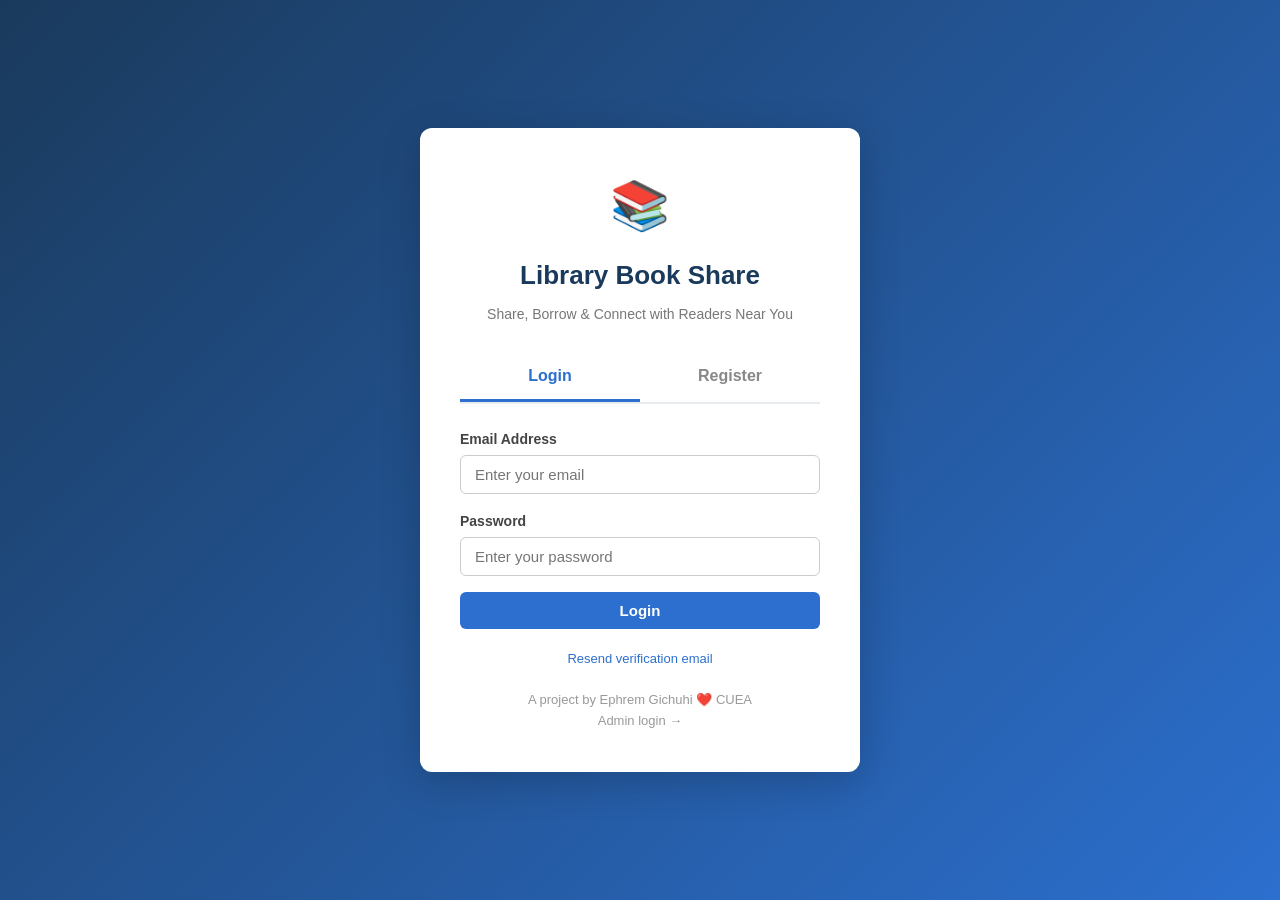
<file: index.html>
<!DOCTYPE html>
<html lang="en">
<head>
  <meta charset="UTF-8">
  <meta name="viewport" content="width=device-width, initial-scale=1.0">
  <title>Library Book Share System - Login</title>
  <link rel="stylesheet" href="css/style.css">
</head>
<body>

  <div class="auth-page">
    <div class="auth-card">
      <div class="logo">📚</div>
      <h1>Library Book Share</h1>
      <p class="subtitle">Share, Borrow & Connect with Readers Near You</p>

      <!-- Message Area -->
      <div id="authMessage" class="auth-message hidden"></div>

      <!-- Tabs -->
      <div class="auth-tabs">
        <div class="auth-tab active" onclick="showAuthTab('login')">Login</div>
        <div class="auth-tab" onclick="showAuthTab('register')">Register</div>
      </div>

      <!-- LOGIN FORM -->
      <form id="loginForm" onsubmit="handleLogin(event)">
        <div class="form-group">
          <label for="loginEmail">Email Address</label>
          <input type="email" id="loginEmail" class="form-control" placeholder="Enter your email" required>
        </div>
        <div class="form-group">
          <label for="loginPassword">Password</label>
          <input type="password" id="loginPassword" class="form-control" placeholder="Enter your password" required>
        </div>
        <button type="submit" class="btn btn-primary btn-block">Login</button>
        <p class="text-center mt-2" style="font-size:13px;">
          <a href="#" onclick="resendVerification(event)">Resend verification email</a>
        </p>
      </form>

      <!-- REGISTER FORM -->
      <form id="registerForm" class="hidden" onsubmit="handleRegister(event)">
        <div class="form-group">
          <label for="regName">Full Name</label>
          <input type="text" id="regName" class="form-control" placeholder="Enter your full name" required>
        </div>
        <div class="form-group">
          <label for="regEmail">Email Address</label>
          <input type="email" id="regEmail" class="form-control" placeholder="Enter your email" required>
        </div>
        <div class="form-group">
          <label for="regPhone">Phone Number</label>
          <!-- Kenyan mobile: 10 digits starting 07 or 01 (pattern assists the browser; JS + backend also validate) -->
          <input type="tel" id="regPhone" class="form-control" placeholder="e.g. 0712345678"
                 required pattern="0[17][0-9]{8}" maxlength="10" inputmode="numeric">
        </div>
        <div class="form-group">
          <label for="regPassword">Password</label>
          <input type="password" id="regPassword" class="form-control" placeholder="Create a password (min 6 chars)" required minlength="6">
        </div>
        <div class="form-group">
          <label for="regLocation">Location / Area</label>
          <input type="text" id="regLocation" class="form-control" placeholder="e.g. Nairobi, Langata" required>
        </div>

        <!-- Geolocation: hidden lat/lng filled by the browser -->
        <div class="form-group">
          <button type="button" class="btn btn-secondary btn-block" onclick="captureLocation()">📍 Use My Current Location</button>
          <small id="geoStatus" style="display:block; color:#666; margin-top:6px;">No location captured yet (a default will be used).</small>
          <input type="hidden" id="regLat">
          <input type="hidden" id="regLng">
        </div>

        <button type="submit" class="btn btn-success btn-block">Create Account</button>
      </form>

      <p class="text-center mt-2" style="font-size:13px; color:#999;">
        A project by Ephrem Gichuhi ❤️ CUEA<br>
        <a href="admin.html" style="color:#999;">Admin login →</a>
      </p>
    </div>
  </div>

  <!-- API helper -->
  <script src="js/api.js"></script>

  <script>
    // ── If already logged in, go straight to dashboard ──
    (function() {
      if (getToken()) {
        window.location.href = 'dashboard.html';
      }
    })();

    // ── Tab Switching ──
    function showAuthTab(tab) {
      var tabs = document.querySelectorAll('.auth-tab');
      tabs[0].classList.toggle('active', tab === 'login');
      tabs[1].classList.toggle('active', tab === 'register');
      document.getElementById('loginForm').classList.toggle('hidden', tab !== 'login');
      document.getElementById('registerForm').classList.toggle('hidden', tab !== 'register');
      document.getElementById('authMessage').classList.add('hidden');
    }

    // ── Show Message ──
    function showMessage(text, type) {
      var el = document.getElementById('authMessage');
      el.textContent = text;
      el.className = 'auth-message ' + type;
    }

    // ── Capture browser geolocation ──
    function captureLocation() {
      var status = document.getElementById('geoStatus');
      if (!navigator.geolocation) {
        status.textContent = 'Geolocation not supported by this browser.';
        return;
      }
      status.textContent = 'Requesting location...';
      navigator.geolocation.getCurrentPosition(function(pos) {
        document.getElementById('regLat').value = pos.coords.latitude;
        document.getElementById('regLng').value = pos.coords.longitude;
        status.textContent = '✓ Location captured (' +
          pos.coords.latitude.toFixed(4) + ', ' + pos.coords.longitude.toFixed(4) + ')';
      }, function(err) {
        status.textContent = 'Could not get location: ' + err.message + ' (a default will be used).';
      });
    }

    // ── Register ──
    async function handleRegister(e) {
      e.preventDefault();
      var fullName = document.getElementById('regName').value.trim();
      var email    = document.getElementById('regEmail').value.trim().toLowerCase();
      var phone    = document.getElementById('regPhone').value.trim();
      var password = document.getElementById('regPassword').value;
      var location = document.getElementById('regLocation').value.trim();
      var lat      = document.getElementById('regLat').value;
      var lng      = document.getElementById('regLng').value;

      // Validate Kenyan phone before submitting (backend re-checks this too).
      // Rule: exactly 10 digits, starts 07 or 01, digits only.
      if (!/^0[17][0-9]{8}$/.test(phone)) {
        showMessage('Phone number must be exactly 10 digits and start with 07 or 01', 'error');
        return;
      }

      // Default Nairobi coords if user did not capture
      if (!lat || !lng) { lat = -1.2921; lng = 36.8219; }

      try {
        var data = await api('/auth/register', {
          method: 'POST',
          body: { fullName: fullName, email: email, password: password, phone: phone,
                  location: location, latitude: Number(lat), longitude: Number(lng) }
        });
        document.getElementById('registerForm').reset();
        showAuthTab('login');
        showMessage(data.message || 'Account created. Please verify your email before logging in.', 'success');
      } catch (err) {
        showMessage(err.message, 'error');
      }
    }

    // Resend verification email
    async function resendVerification(e) {
      e.preventDefault();
      var email = document.getElementById('loginEmail').value.trim().toLowerCase();
      if (!email) {
        showMessage('Enter your email address first, then click resend.', 'error');
        return;
      }
      try {
        var data = await api('/auth/resend-verification', {
          method: 'POST',
          body: { email: email }
        });
        showMessage(data.message || 'Verification email sent again.', 'success');
      } catch (err) {
        showMessage(err.message, 'error');
      }
    }

    // ── Login ──
    async function handleLogin(e) {
      e.preventDefault();
      var email    = document.getElementById('loginEmail').value.trim().toLowerCase();
      var password = document.getElementById('loginPassword').value;

      try {
        var data = await api('/auth/login', {
          method: 'POST',
          body: { email: email, password: password }
        });
        setToken(data.token);
        setCurrentUser(data.user);
        window.location.href = 'dashboard.html';
      } catch (err) {
        showMessage(err.message, 'error');
      }
    }
  </script>

</body>
</html>
</file>
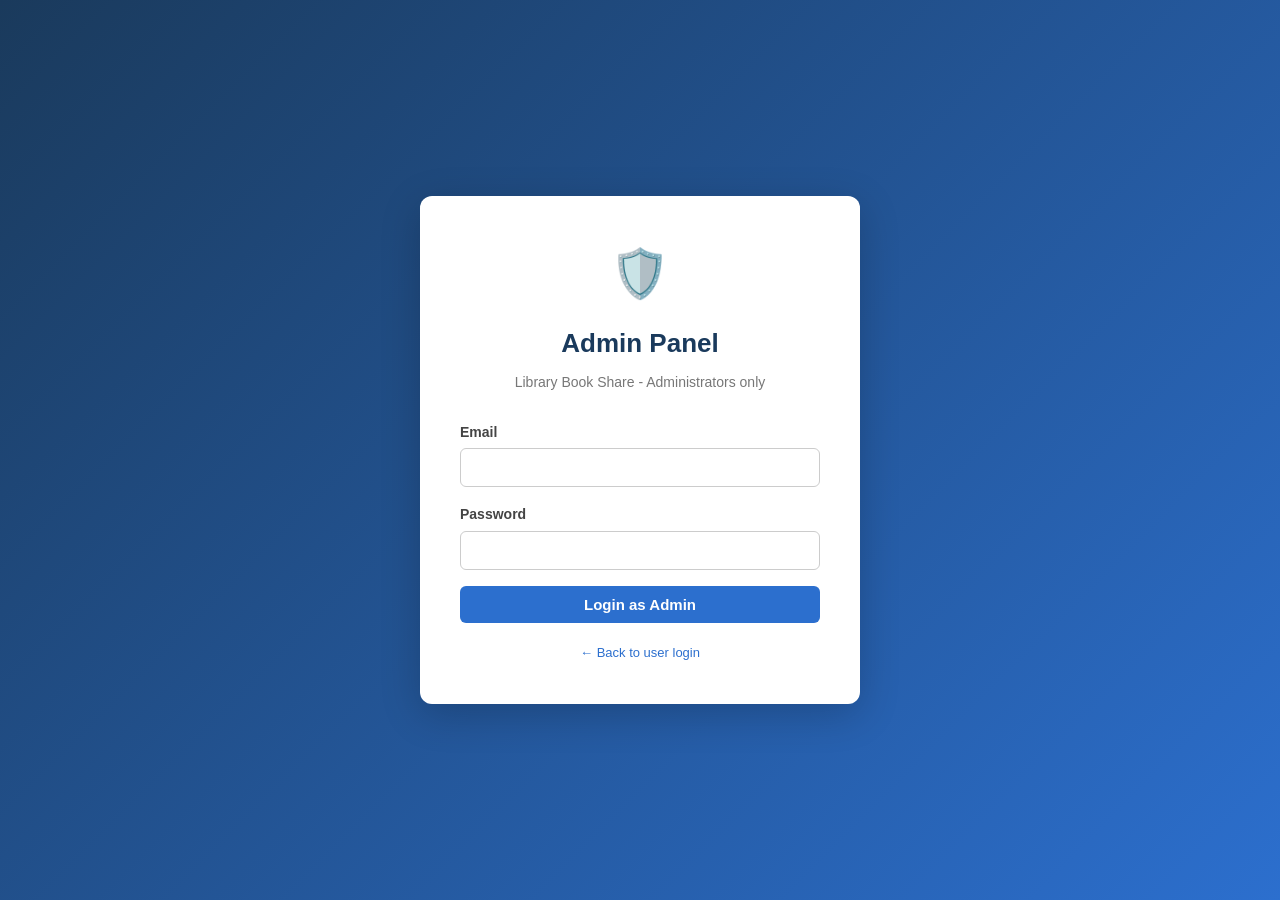
<file: admin.html>
<!DOCTYPE html>
<html lang="en">
<head>
  <meta charset="UTF-8">
  <meta name="viewport" content="width=device-width, initial-scale=1.0">
  <title>Library Book Share - Admin</title>
  <link rel="stylesheet" href="css/style.css">
</head>
<body>

  <!-- ════════ LOGIN VIEW ════════ -->
  <div id="adminLoginView" class="auth-page">
    <div class="auth-card">
      <div class="logo">🛡️</div>
      <h1>Admin Panel</h1>
      <p class="subtitle">Library Book Share - Administrators only</p>

      <div id="adminMsg" class="auth-message hidden"></div>

      <form onsubmit="adminLogin(event)">
        <div class="form-group">
          <label>Email</label>
          <input type="email" id="adminEmail" class="form-control" required>
        </div>
        <div class="form-group">
          <label>Password</label>
          <input type="password" id="adminPassword" class="form-control" required>
        </div>
        <button type="submit" class="btn btn-primary btn-block">Login as Admin</button>
      </form>

      <p class="text-center mt-2" style="font-size:13px;color:#999;">
        <a href="index.html">← Back to user login</a>
      </p>
    </div>
  </div>

  <!-- ════════ DASHBOARD VIEW ════════ -->
  <div id="adminDashView" class="hidden">
    <nav class="navbar">
      <div class="container">
        <a href="#" class="brand">🛡️ Admin Panel</a>
        <div class="nav-user">
          <button class="btn btn-sm btn-danger" onclick="adminLogout()">Logout</button>
        </div>
      </div>
    </nav>

    <div class="page-section">
      <div class="container">

        <!-- System Summary Report: live statistics generated from existing tables -->
        <div class="card">
          <div class="card-header"><h3>📊 System Summary</h3></div>
          <div style="padding:16px;">
            <div class="stats-row">
              <div class="stat-card"><div class="stat-icon">👥</div><div class="stat-number" id="statTotalUsers">0</div><div class="stat-label">Total Users</div></div>
              <div class="stat-card"><div class="stat-icon">📚</div><div class="stat-number" id="statTotalBooks">0</div><div class="stat-label">Total Books</div></div>
              <div class="stat-card"><div class="stat-icon">🟢</div><div class="stat-number" id="statAvailableBooks">0</div><div class="stat-label">Available Books</div></div>
              <div class="stat-card"><div class="stat-icon">📖</div><div class="stat-number" id="statBorrowedBooks">0</div><div class="stat-label">Borrowed Books</div></div>
              <div class="stat-card"><div class="stat-icon">📋</div><div class="stat-number" id="statPendingReq">0</div><div class="stat-label">Pending Requests</div></div>
              <div class="stat-card"><div class="stat-icon">✅</div><div class="stat-number" id="statApprovedReq">0</div><div class="stat-label">Approved Requests</div></div>
              <div class="stat-card"><div class="stat-icon">🤝</div><div class="stat-number" id="statCompleted">0</div><div class="stat-label">Completed Exchanges</div></div>
              <div class="stat-card"><div class="stat-icon">⏰</div><div class="stat-number" id="statOverdue">0</div><div class="stat-label">Overdue Books</div></div>
            </div>
          </div>
        </div>

        <div class="card">
          <div class="card-header"><h3>👥 Registered Users</h3></div>
          <div id="usersTable"></div>
        </div>

        <div class="card">
          <div class="card-header"><h3>📚 All Books</h3></div>
          <div id="booksTable"></div>
        </div>

      </div>
    </div>
  </div>

<script>
  // ── Tiny inline API wrapper for the admin page ──
  var ADMIN_TOKEN_KEY = 'lbs_admin_token';

  function getToken() { return localStorage.getItem(ADMIN_TOKEN_KEY); }

  function buildApiUrl(path) {
    var route = String(path || '').replace(/^\/+/, '');
    var queryIndex = route.indexOf('?');
    var routePath = queryIndex >= 0 ? route.slice(0, queryIndex) : route;
    var query = queryIndex >= 0 ? route.slice(queryIndex + 1) : '';
    var url = 'api/index.php?path=' + encodeURIComponent(routePath);
    if (query) url += '&' + query;
    return url;
  }

  async function api(path, opts) {
    opts = opts || {};
    opts.headers = opts.headers || {};
    opts.headers['Content-Type'] = 'application/json';
    var t = getToken();
    if (t) opts.headers['Authorization'] = 'Bearer ' + t;
    if (opts.body && typeof opts.body !== 'string') opts.body = JSON.stringify(opts.body);
    var res = await fetch(buildApiUrl(path), opts);
    var data = await res.json().catch(function(){ return {}; });
    if (!res.ok || data.ok === false) throw new Error(data.error || 'Request failed');
    return data.data;
  }

  function showMsg(text, type) {
    var el = document.getElementById('adminMsg');
    el.textContent = text;
    el.className = 'auth-message ' + (type || 'error');
  }

  function escapeHtml(t) {
    var d = document.createElement('div');
    d.appendChild(document.createTextNode(t == null ? '' : String(t)));
    return d.innerHTML;
  }

  // ── Login ──
  async function adminLogin(e) {
    e.preventDefault();
    var email = document.getElementById('adminEmail').value.trim();
    var password = document.getElementById('adminPassword').value;
    try {
      var d = await api('/admin/login', { method: 'POST', body: { email: email, password: password } });
      localStorage.setItem(ADMIN_TOKEN_KEY, d.token);
      enterDashboard();
    } catch (err) {
      showMsg(err.message, 'error');
    }
  }

  function adminLogout() {
    localStorage.removeItem(ADMIN_TOKEN_KEY);
    document.getElementById('adminDashView').classList.add('hidden');
    document.getElementById('adminLoginView').classList.remove('hidden');
  }

  async function enterDashboard() {
    try {
      await loadSystemSummary();
      await loadUsers();
      await loadBooks();
      document.getElementById('adminLoginView').classList.add('hidden');
      document.getElementById('adminDashView').classList.remove('hidden');
    } catch (err) {
      adminLogout();
      showMsg(err.message || 'Admin session expired. Please log in again.', 'error');
    }
  }

  // ── System Summary ──
  // Fetches the live counts and fills the summary stat cards.
  async function loadSystemSummary() {
    var s = await api('/admin/stats');
    document.getElementById('statTotalUsers').textContent     = s.totalUsers;
    document.getElementById('statTotalBooks').textContent     = s.totalBooks;
    document.getElementById('statAvailableBooks').textContent = s.availableBooks;
    document.getElementById('statBorrowedBooks').textContent  = s.borrowedBooks;
    document.getElementById('statPendingReq').textContent     = s.pendingRequests;
    document.getElementById('statApprovedReq').textContent    = s.approvedRequests;
    document.getElementById('statCompleted').textContent      = s.completedExchanges;
    document.getElementById('statOverdue').textContent        = s.overdueBooks;
  }

  // ── Users ──
  async function loadUsers() {
    try {
      var users = await api('/admin/users');
      var html = '<table class="requests-table"><thead><tr>' +
                 '<th>ID</th><th>Name</th><th>Email</th><th>Phone</th><th>Location</th><th>Joined</th><th>Action</th>' +
                 '</tr></thead><tbody>';
      users.forEach(function(u) {
        html += '<tr>' +
          '<td>' + u.id + '</td>' +
          '<td>' + escapeHtml(u.fullName) + '</td>' +
          '<td>' + escapeHtml(u.email) + '</td>' +
          '<td>' + escapeHtml(u.phone || '-') + '</td>' +
          '<td>' + escapeHtml(u.location) + '</td>' +
          '<td>' + new Date(u.joinDate).toLocaleDateString() + '</td>' +
          '<td><button class="btn btn-danger btn-sm" onclick="deleteUser(' + u.id + ')">Delete</button></td>' +
          '</tr>';
      });
      html += '</tbody></table>';
      document.getElementById('usersTable').innerHTML = users.length
        ? html
        : '<div class="empty-state" style="padding:30px;"><p>No users.</p></div>';
    } catch (err) {
      if (err.message && err.message.toLowerCase().indexOf('token') !== -1) adminLogout();
    }
  }

  async function deleteUser(id) {
    if (!confirm('Delete this user and all their books? This cannot be undone.')) return;
    await api('/admin/users/' + id, { method: 'DELETE' });
    await loadUsers();
    await loadBooks();
  }

  // ── Books ──
  async function loadBooks() {
    var books = await api('/admin/books');
    var html = '<table class="requests-table"><thead><tr>' +
               '<th>ID</th><th>Title</th><th>Author</th><th>Category</th><th>Owner</th><th>Status</th><th>Action</th>' +
               '</tr></thead><tbody>';
    books.forEach(function(b) {
      html += '<tr>' +
        '<td>' + b.id + '</td>' +
        '<td>' + escapeHtml(b.title) + '</td>' +
        '<td>' + escapeHtml(b.author) + '</td>' +
        '<td>' + escapeHtml(b.category) + '</td>' +
        '<td>' + escapeHtml(b.ownerName) + '</td>' +
        '<td><span class="book-status ' + (b.status === 'available' ? 'available' : 'borrowed') + '">' + b.status + '</span></td>' +
        '<td><button class="btn btn-danger btn-sm" onclick="deleteBook(' + b.id + ')">Remove</button></td>' +
        '</tr>';
    });
    html += '</tbody></table>';
    document.getElementById('booksTable').innerHTML = books.length
      ? html
      : '<div class="empty-state" style="padding:30px;"><p>No books.</p></div>';
  }

  async function deleteBook(id) {
    if (!confirm('Remove this book?')) return;
    await api('/admin/books/' + id, { method: 'DELETE' });
    await loadBooks();
  }

  // ── Auto-enter dashboard if already logged in ──
  if (getToken()) enterDashboard();
</script>

</body>
</html>
</file>
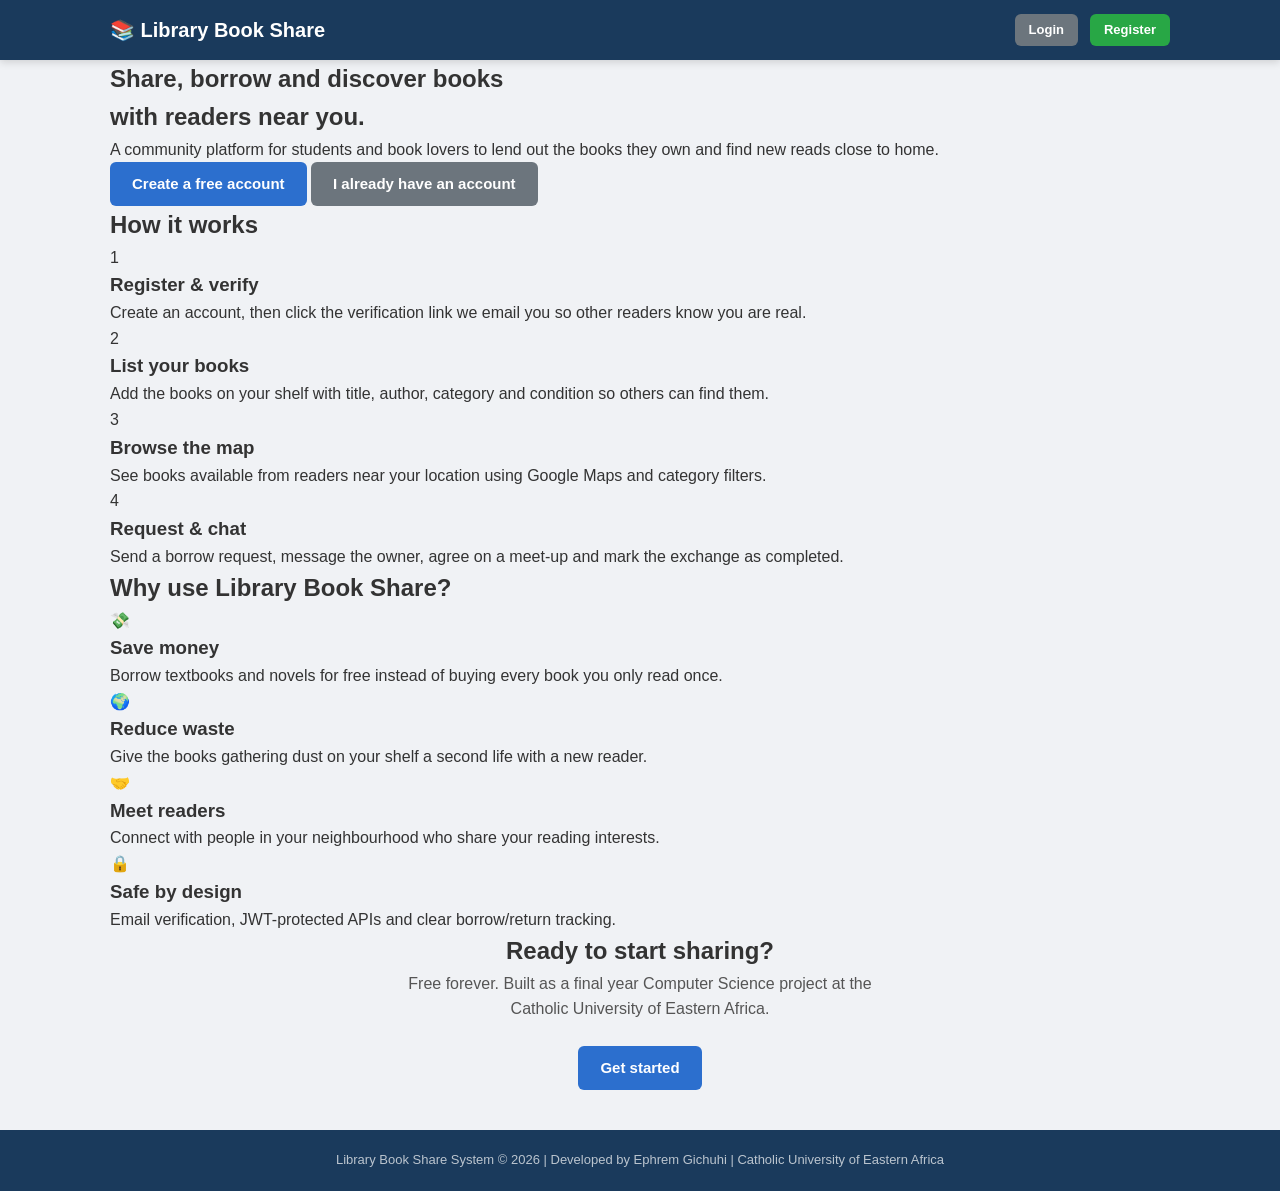
<file: home.html>
<!DOCTYPE html>
<!--
  ================================================================
  Library Book Share - Public Landing Page
  ----------------------------------------------------------------
  Purpose:
    Explain to a first-time visitor WHAT the system is, HOW it
    works, and WHY they would use it, before sending them to the
    login / register page.

  This page is pure HTML + CSS - no JavaScript needed - so it is
  safe to demo even if the PHP backend is offline.
  ================================================================
-->
<html lang="en">
<head>
  <meta charset="UTF-8">
  <meta name="viewport" content="width=device-width, initial-scale=1.0">
  <title>Library Book Share System</title>
  <meta name="description" content="Share, borrow and exchange books with readers near you.">
  <link rel="stylesheet" href="css/style.css">
</head>
<body>

  <!-- Top navigation: brand on the left, action buttons on the right. -->
  <nav class="navbar">
    <div class="container">
      <a href="home.html" class="brand">📚 Library Book Share</a>
      <div class="nav-user">
        <a class="btn btn-sm btn-secondary" href="index.html">Login</a>
        <a class="btn btn-sm btn-success" href="index.html#register">Register</a>
      </div>
    </div>
  </nav>

  <!-- HERO SECTION -->
  <section class="landing-hero">
    <div class="container">
      <h1>Share, borrow and discover books<br>with readers near you.</h1>
      <p class="subtitle">
        A community platform for students and book lovers to lend out
        the books they own and find new reads close to home.
      </p>
      <div class="landing-cta">
        <a class="btn btn-primary btn-lg" href="index.html#register">Create a free account</a>
        <a class="btn btn-secondary btn-lg" href="index.html">I already have an account</a>
      </div>
    </div>
  </section>

  <!-- HOW IT WORKS -->
  <section class="landing-section">
    <div class="container">
      <h2 class="section-title">How it works</h2>
      <div class="how-grid">
        <div class="how-step">
          <div class="how-num">1</div>
          <h3>Register &amp; verify</h3>
          <p>Create an account, then click the verification link we email you so other readers know you are real.</p>
        </div>
        <div class="how-step">
          <div class="how-num">2</div>
          <h3>List your books</h3>
          <p>Add the books on your shelf with title, author, category and condition so others can find them.</p>
        </div>
        <div class="how-step">
          <div class="how-num">3</div>
          <h3>Browse the map</h3>
          <p>See books available from readers near your location using Google Maps and category filters.</p>
        </div>
        <div class="how-step">
          <div class="how-num">4</div>
          <h3>Request &amp; chat</h3>
          <p>Send a borrow request, message the owner, agree on a meet-up and mark the exchange as completed.</p>
        </div>
      </div>
    </div>
  </section>

  <!-- BENEFITS -->
  <section class="landing-section landing-section-alt">
    <div class="container">
      <h2 class="section-title">Why use Library Book Share?</h2>
      <div class="benefit-grid">
        <div class="benefit-card">
          <div class="benefit-icon">💸</div>
          <h3>Save money</h3>
          <p>Borrow textbooks and novels for free instead of buying every book you only read once.</p>
        </div>
        <div class="benefit-card">
          <div class="benefit-icon">🌍</div>
          <h3>Reduce waste</h3>
          <p>Give the books gathering dust on your shelf a second life with a new reader.</p>
        </div>
        <div class="benefit-card">
          <div class="benefit-icon">🤝</div>
          <h3>Meet readers</h3>
          <p>Connect with people in your neighbourhood who share your reading interests.</p>
        </div>
        <div class="benefit-card">
          <div class="benefit-icon">🔒</div>
          <h3>Safe by design</h3>
          <p>Email verification, JWT-protected APIs and clear borrow/return tracking.</p>
        </div>
      </div>
    </div>
  </section>

  <!-- FINAL CTA -->
  <section class="landing-section">
    <div class="container text-center">
      <h2 class="section-title">Ready to start sharing?</h2>
      <p style="max-width:520px;margin:0 auto 24px;color:#555;">
        Free forever. Built as a final year Computer Science project at the
        Catholic University of Eastern Africa.
      </p>
      <a class="btn btn-primary btn-lg" href="index.html#register">Get started</a>
    </div>
  </section>

  <footer class="footer">
    <p>Library Book Share System &copy; 2026 | Developed by Ephrem Gichuhi | Catholic University of Eastern Africa</p>
  </footer>

</body>
</html>
</file>
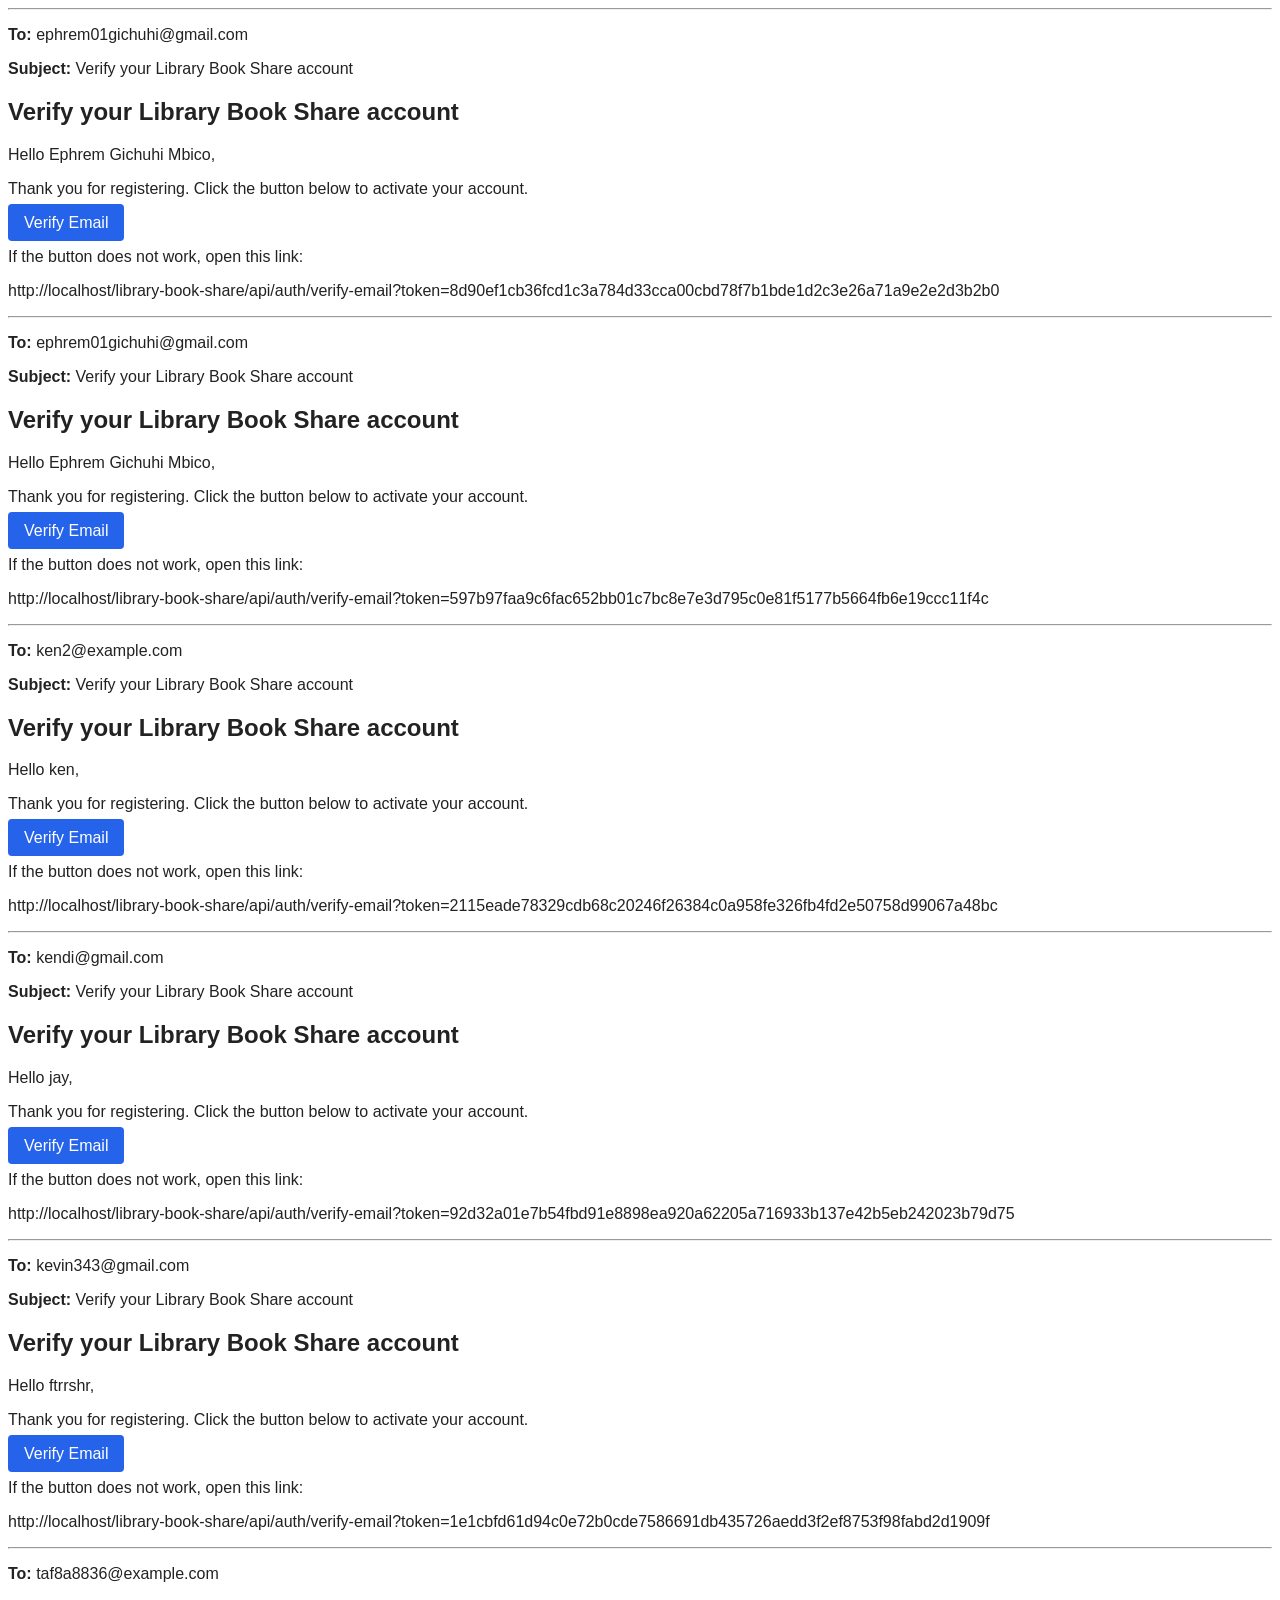
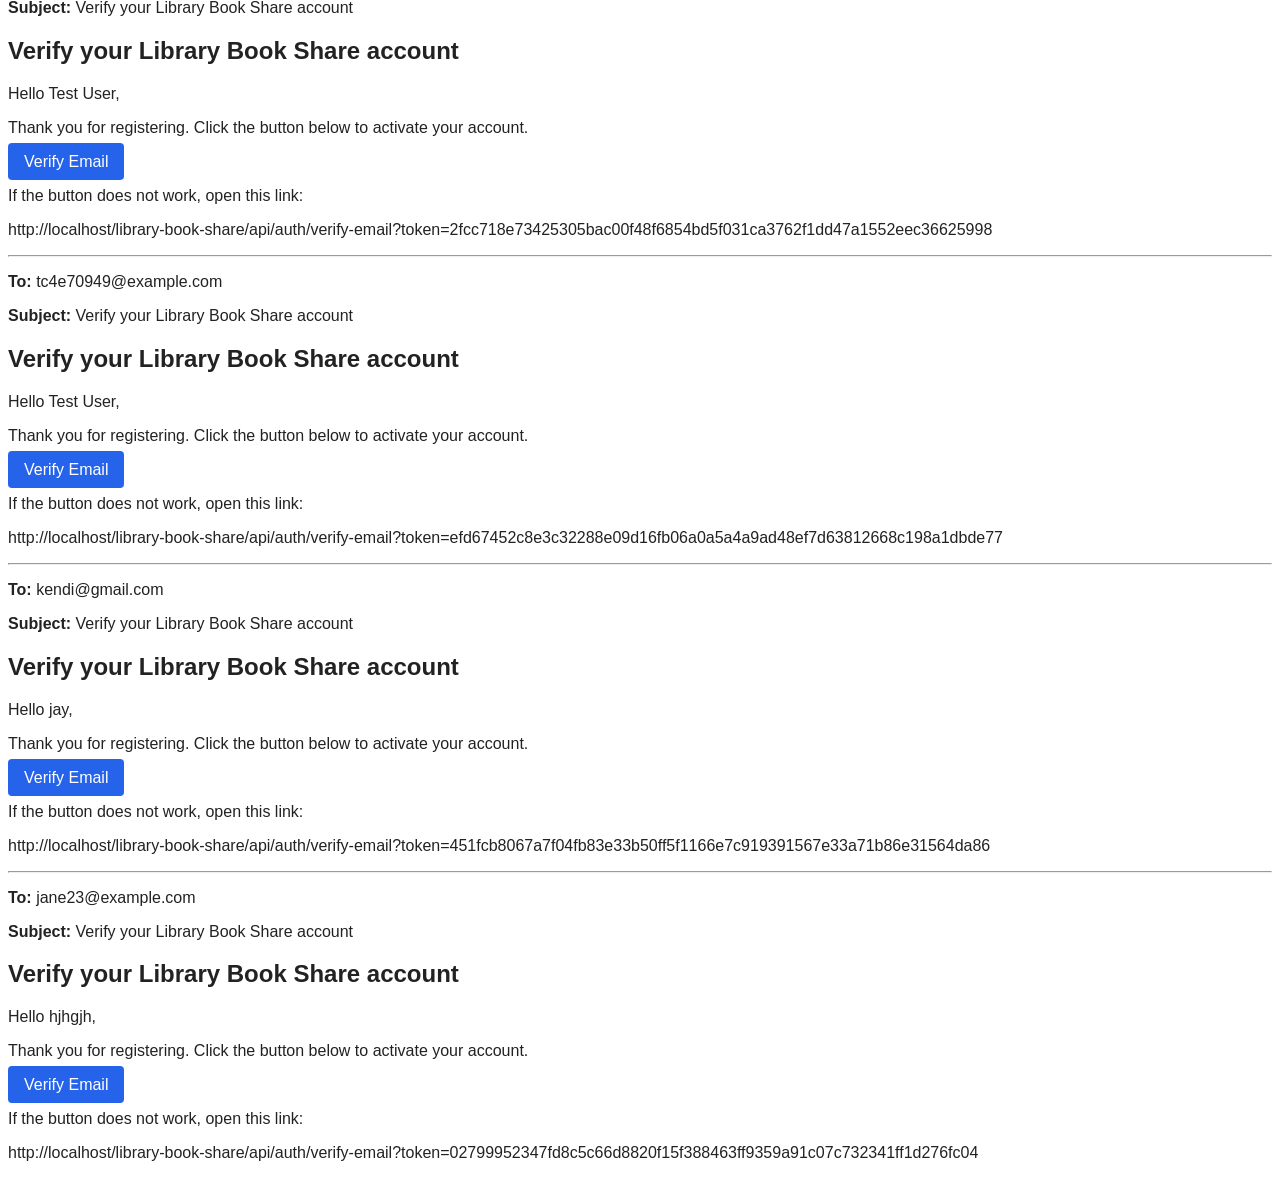
<file: uploads/mail-log.html>
<hr><p><strong>To:</strong> ephrem01gichuhi@gmail.com</p><p><strong>Subject:</strong> Verify your Library Book Share account</p><!DOCTYPE html>
<html>
<body style="font-family: Arial, sans-serif; color: #222;">
  <h2>Verify your Library Book Share account</h2>
  <p>Hello Ephrem Gichuhi Mbico,</p>
  <p>Thank you for registering. Click the button below to activate your account.</p>
  <p>
    <a href="http://localhost/library-book-share/api/auth/verify-email?token=8d90ef1cb36fcd1c3a784d33cca00cbd78f7b1bde1d2c3e26a71a9e2e2d3b2b0"
       style="background:#2563eb;color:#fff;padding:10px 16px;text-decoration:none;border-radius:4px;">
      Verify Email
    </a>
  </p>
  <p>If the button does not work, open this link:</p>
  <p>http://localhost/library-book-share/api/auth/verify-email?token=8d90ef1cb36fcd1c3a784d33cca00cbd78f7b1bde1d2c3e26a71a9e2e2d3b2b0</p>
</body>
</html>

<hr><p><strong>To:</strong> ephrem01gichuhi@gmail.com</p><p><strong>Subject:</strong> Verify your Library Book Share account</p><!DOCTYPE html>
<html>
<body style="font-family: Arial, sans-serif; color: #222;">
  <h2>Verify your Library Book Share account</h2>
  <p>Hello Ephrem Gichuhi Mbico,</p>
  <p>Thank you for registering. Click the button below to activate your account.</p>
  <p>
    <a href="http://localhost/library-book-share/api/auth/verify-email?token=597b97faa9c6fac652bb01c7bc8e7e3d795c0e81f5177b5664fb6e19ccc11f4c"
       style="background:#2563eb;color:#fff;padding:10px 16px;text-decoration:none;border-radius:4px;">
      Verify Email
    </a>
  </p>
  <p>If the button does not work, open this link:</p>
  <p>http://localhost/library-book-share/api/auth/verify-email?token=597b97faa9c6fac652bb01c7bc8e7e3d795c0e81f5177b5664fb6e19ccc11f4c</p>
</body>
</html>

<hr><p><strong>To:</strong> ken2@example.com</p><p><strong>Subject:</strong> Verify your Library Book Share account</p><!DOCTYPE html>
<html>
<body style="font-family: Arial, sans-serif; color: #222;">
  <h2>Verify your Library Book Share account</h2>
  <p>Hello ken,</p>
  <p>Thank you for registering. Click the button below to activate your account.</p>
  <p>
    <a href="http://localhost/library-book-share/api/auth/verify-email?token=2115eade78329cdb68c20246f26384c0a958fe326fb4fd2e50758d99067a48bc"
       style="background:#2563eb;color:#fff;padding:10px 16px;text-decoration:none;border-radius:4px;">
      Verify Email
    </a>
  </p>
  <p>If the button does not work, open this link:</p>
  <p>http://localhost/library-book-share/api/auth/verify-email?token=2115eade78329cdb68c20246f26384c0a958fe326fb4fd2e50758d99067a48bc</p>
</body>
</html>

<hr><p><strong>To:</strong> kendi@gmail.com</p><p><strong>Subject:</strong> Verify your Library Book Share account</p><!DOCTYPE html>
<html>
<body style="font-family: Arial, sans-serif; color: #222;">
  <h2>Verify your Library Book Share account</h2>
  <p>Hello jay,</p>
  <p>Thank you for registering. Click the button below to activate your account.</p>
  <p>
    <a href="http://localhost/library-book-share/api/auth/verify-email?token=92d32a01e7b54fbd91e8898ea920a62205a716933b137e42b5eb242023b79d75"
       style="background:#2563eb;color:#fff;padding:10px 16px;text-decoration:none;border-radius:4px;">
      Verify Email
    </a>
  </p>
  <p>If the button does not work, open this link:</p>
  <p>http://localhost/library-book-share/api/auth/verify-email?token=92d32a01e7b54fbd91e8898ea920a62205a716933b137e42b5eb242023b79d75</p>
</body>
</html>

<hr><p><strong>To:</strong> kevin343@gmail.com</p><p><strong>Subject:</strong> Verify your Library Book Share account</p><!DOCTYPE html>
<html>
<body style="font-family: Arial, sans-serif; color: #222;">
  <h2>Verify your Library Book Share account</h2>
  <p>Hello ftrrshr,</p>
  <p>Thank you for registering. Click the button below to activate your account.</p>
  <p>
    <a href="http://localhost/library-book-share/api/auth/verify-email?token=1e1cbfd61d94c0e72b0cde7586691db435726aedd3f2ef8753f98fabd2d1909f"
       style="background:#2563eb;color:#fff;padding:10px 16px;text-decoration:none;border-radius:4px;">
      Verify Email
    </a>
  </p>
  <p>If the button does not work, open this link:</p>
  <p>http://localhost/library-book-share/api/auth/verify-email?token=1e1cbfd61d94c0e72b0cde7586691db435726aedd3f2ef8753f98fabd2d1909f</p>
</body>
</html>

<hr><p><strong>To:</strong> taf8a8836@example.com</p><p><strong>Subject:</strong> Verify your Library Book Share account</p><!DOCTYPE html>
<html>
<body style="font-family: Arial, sans-serif; color: #222;">
  <h2>Verify your Library Book Share account</h2>
  <p>Hello Test User,</p>
  <p>Thank you for registering. Click the button below to activate your account.</p>
  <p>
    <a href="http://localhost/library-book-share/api/auth/verify-email?token=2fcc718e73425305bac00f48f6854bd5f031ca3762f1dd47a1552eec36625998"
       style="background:#2563eb;color:#fff;padding:10px 16px;text-decoration:none;border-radius:4px;">
      Verify Email
    </a>
  </p>
  <p>If the button does not work, open this link:</p>
  <p>http://localhost/library-book-share/api/auth/verify-email?token=2fcc718e73425305bac00f48f6854bd5f031ca3762f1dd47a1552eec36625998</p>
</body>
</html>

<hr><p><strong>To:</strong> tc4e70949@example.com</p><p><strong>Subject:</strong> Verify your Library Book Share account</p><!DOCTYPE html>
<html>
<body style="font-family: Arial, sans-serif; color: #222;">
  <h2>Verify your Library Book Share account</h2>
  <p>Hello Test User,</p>
  <p>Thank you for registering. Click the button below to activate your account.</p>
  <p>
    <a href="http://localhost/library-book-share/api/auth/verify-email?token=efd67452c8e3c32288e09d16fb06a0a5a4a9ad48ef7d63812668c198a1dbde77"
       style="background:#2563eb;color:#fff;padding:10px 16px;text-decoration:none;border-radius:4px;">
      Verify Email
    </a>
  </p>
  <p>If the button does not work, open this link:</p>
  <p>http://localhost/library-book-share/api/auth/verify-email?token=efd67452c8e3c32288e09d16fb06a0a5a4a9ad48ef7d63812668c198a1dbde77</p>
</body>
</html>

<hr><p><strong>To:</strong> kendi@gmail.com</p><p><strong>Subject:</strong> Verify your Library Book Share account</p><!DOCTYPE html>
<html>
<body style="font-family: Arial, sans-serif; color: #222;">
  <h2>Verify your Library Book Share account</h2>
  <p>Hello jay,</p>
  <p>Thank you for registering. Click the button below to activate your account.</p>
  <p>
    <a href="http://localhost/library-book-share/api/auth/verify-email?token=451fcb8067a7f04fb83e33b50ff5f1166e7c919391567e33a71b86e31564da86"
       style="background:#2563eb;color:#fff;padding:10px 16px;text-decoration:none;border-radius:4px;">
      Verify Email
    </a>
  </p>
  <p>If the button does not work, open this link:</p>
  <p>http://localhost/library-book-share/api/auth/verify-email?token=451fcb8067a7f04fb83e33b50ff5f1166e7c919391567e33a71b86e31564da86</p>
</body>
</html>

<hr><p><strong>To:</strong> jane23@example.com</p><p><strong>Subject:</strong> Verify your Library Book Share account</p><!DOCTYPE html>
<html>
<body style="font-family: Arial, sans-serif; color: #222;">
  <h2>Verify your Library Book Share account</h2>
  <p>Hello hjhgjh,</p>
  <p>Thank you for registering. Click the button below to activate your account.</p>
  <p>
    <a href="http://localhost/library-book-share/api/auth/verify-email?token=02799952347fd8c5c66d8820f15f388463ff9359a91c07c732341ff1d276fc04"
       style="background:#2563eb;color:#fff;padding:10px 16px;text-decoration:none;border-radius:4px;">
      Verify Email
    </a>
  </p>
  <p>If the button does not work, open this link:</p>
  <p>http://localhost/library-book-share/api/auth/verify-email?token=02799952347fd8c5c66d8820f15f388463ff9359a91c07c732341ff1d276fc04</p>
</body>
</html>
</file>
<file: css/style.css>
/* ============================================
   Library Book Share System - Stylesheet
   Simple, clean, modern design
   ============================================ */

/* --- Reset & Base --- */
* {
  margin: 0;
  padding: 0;
  box-sizing: border-box;
}

body {
  font-family: 'Segoe UI', Tahoma, Geneva, Verdana, sans-serif;
  background: #f0f2f5;
  color: #333;
  line-height: 1.6;
}

a {
  color: #2c6fce;
  text-decoration: none;
}

a:hover {
  text-decoration: underline;
}

/* --- Utility Classes --- */
.hidden {
  display: none !important;
}

.container {
  max-width: 1100px;
  margin: 0 auto;
  padding: 0 20px;
}

.text-center {
  text-align: center;
}

.mt-1 { margin-top: 10px; }
.mt-2 { margin-top: 20px; }
.mb-1 { margin-bottom: 10px; }
.mb-2 { margin-bottom: 20px; }

/* --- Buttons --- */
.btn {
  display: inline-block;
  padding: 10px 22px;
  border: none;
  border-radius: 6px;
  cursor: pointer;
  font-size: 15px;
  font-weight: 600;
  transition: background 0.2s, transform 0.1s;
}

.btn:hover {
  transform: translateY(-1px);
}

.btn:active {
  transform: translateY(0);
}

.btn-primary {
  background: #2c6fce;
  color: #fff;
}

.btn-primary:hover {
  background: #1a56a8;
}

.btn-success {
  background: #28a745;
  color: #fff;
}

.btn-success:hover {
  background: #1e7e34;
}

.btn-danger {
  background: #dc3545;
  color: #fff;
}

.btn-danger:hover {
  background: #bd2130;
}

.btn-secondary {
  background: #6c757d;
  color: #fff;
}

.btn-secondary:hover {
  background: #545b62;
}

.btn-sm {
  padding: 6px 14px;
  font-size: 13px;
}

.btn-block {
  display: block;
  width: 100%;
}

/* --- Form Elements --- */
.form-group {
  margin-bottom: 16px;
}

.form-group label {
  display: block;
  margin-bottom: 5px;
  font-weight: 600;
  color: #444;
  font-size: 14px;
}

.form-control {
  width: 100%;
  padding: 10px 14px;
  border: 1px solid #ccc;
  border-radius: 6px;
  font-size: 15px;
  transition: border-color 0.2s;
}

.form-control:focus {
  outline: none;
  border-color: #2c6fce;
  box-shadow: 0 0 0 3px rgba(44, 111, 206, 0.15);
}

select.form-control {
  appearance: auto;
}

textarea.form-control {
  resize: vertical;
  min-height: 80px;
}

/* --- Login / Register Page --- */
.auth-page {
  min-height: 100vh;
  display: flex;
  align-items: center;
  justify-content: center;
  background: linear-gradient(135deg, #1a3a5c 0%, #2c6fce 100%);
}

.auth-card {
  background: #fff;
  border-radius: 12px;
  box-shadow: 0 10px 40px rgba(0,0,0,0.2);
  width: 100%;
  max-width: 440px;
  padding: 40px;
}

.auth-card h1 {
  text-align: center;
  color: #1a3a5c;
  margin-bottom: 6px;
  font-size: 26px;
}

.auth-card .subtitle {
  text-align: center;
  color: #777;
  margin-bottom: 28px;
  font-size: 14px;
}

.auth-card .logo {
  text-align: center;
  font-size: 48px;
  margin-bottom: 10px;
}

/* Tab Switcher */
.auth-tabs {
  display: flex;
  margin-bottom: 24px;
  border-bottom: 2px solid #e9ecef;
}

.auth-tab {
  flex: 1;
  text-align: center;
  padding: 10px;
  cursor: pointer;
  font-weight: 600;
  color: #888;
  border-bottom: 3px solid transparent;
  transition: all 0.2s;
}

.auth-tab.active {
  color: #2c6fce;
  border-bottom-color: #2c6fce;
}

.auth-tab:hover {
  color: #2c6fce;
}

.auth-message {
  padding: 10px;
  border-radius: 6px;
  margin-bottom: 16px;
  font-size: 14px;
  text-align: center;
}

.auth-message.success {
  background: #d4edda;
  color: #155724;
  border: 1px solid #c3e6cb;
}

.auth-message.error {
  background: #f8d7da;
  color: #721c24;
  border: 1px solid #f5c6cb;
}

/* --- Navbar --- */
.navbar {
  background: #1a3a5c;
  color: #fff;
  padding: 0 20px;
  position: sticky;
  top: 0;
  z-index: 100;
  box-shadow: 0 2px 8px rgba(0,0,0,0.15);
}

.navbar .container {
  display: flex;
  align-items: center;
  justify-content: space-between;
  height: 60px;
}

.navbar .brand {
  font-size: 20px;
  font-weight: 700;
  color: #fff;
  display: flex;
  align-items: center;
  gap: 8px;
}

.navbar .brand:hover {
  text-decoration: none;
}

.nav-links {
  display: flex;
  list-style: none;
  gap: 4px;
}

.nav-links li a {
  color: rgba(255,255,255,0.8);
  padding: 8px 16px;
  border-radius: 6px;
  font-size: 14px;
  font-weight: 500;
  transition: all 0.2s;
  display: flex;
  align-items: center;
  gap: 6px;
}

.nav-links li a:hover,
.nav-links li a.active {
  background: rgba(255,255,255,0.15);
  color: #fff;
  text-decoration: none;
}

.nav-user {
  display: flex;
  align-items: center;
  gap: 12px;
}

.nav-user span {
  font-size: 14px;
  color: rgba(255,255,255,0.9);
}

.badge {
  background: #dc3545;
  color: #fff;
  border-radius: 50%;
  padding: 2px 7px;
  font-size: 11px;
  font-weight: 700;
  margin-left: 4px;
}

/* --- Page Sections --- */
.page-section {
  padding: 30px 0;
}

.page-header {
  display: flex;
  justify-content: space-between;
  align-items: center;
  margin-bottom: 24px;
}

.page-header h2 {
  font-size: 24px;
  color: #1a3a5c;
}

/* --- Cards --- */
.card {
  background: #fff;
  border-radius: 10px;
  box-shadow: 0 2px 10px rgba(0,0,0,0.06);
  padding: 24px;
  margin-bottom: 20px;
}

.card-header {
  display: flex;
  justify-content: space-between;
  align-items: center;
  margin-bottom: 16px;
  padding-bottom: 12px;
  border-bottom: 1px solid #eee;
}

.card-header h3 {
  font-size: 18px;
  color: #1a3a5c;
}

/* --- Book Grid --- */
.book-grid {
  display: grid;
  grid-template-columns: repeat(auto-fill, minmax(260px, 1fr));
  gap: 20px;
}

.book-card {
  background: #fff;
  border-radius: 10px;
  box-shadow: 0 2px 12px rgba(0,0,0,0.08);
  overflow: hidden;
  transition: transform 0.2s, box-shadow 0.2s;
}

.book-card:hover {
  transform: translateY(-3px);
  box-shadow: 0 6px 20px rgba(0,0,0,0.12);
}

.book-card-cover {
  height: 160px;
  display: flex;
  align-items: center;
  justify-content: center;
  font-size: 60px;
  background: linear-gradient(135deg, #e8f0fe, #d4e4f7);
}

.book-card-body {
  padding: 16px;
}

.book-card-body h4 {
  font-size: 16px;
  color: #1a3a5c;
  margin-bottom: 4px;
  white-space: nowrap;
  overflow: hidden;
  text-overflow: ellipsis;
}

.book-card-body .book-author {
  color: #777;
  font-size: 13px;
  margin-bottom: 8px;
}

.book-card-body .book-location {
  color: #555;
  font-size: 13px;
  display: flex;
  align-items: center;
  gap: 4px;
  margin-bottom: 8px;
}

.book-card-body .book-category {
  display: inline-block;
  background: #e8f0fe;
  color: #2c6fce;
  padding: 3px 10px;
  border-radius: 20px;
  font-size: 12px;
  font-weight: 600;
  margin-bottom: 10px;
}

.book-card-body .book-status {
  font-size: 12px;
  font-weight: 600;
  padding: 3px 10px;
  border-radius: 20px;
  display: inline-block;
}

.book-status.available {
  background: #d4edda;
  color: #155724;
}

.book-status.borrowed {
  background: #fff3cd;
  color: #856404;
}

.book-card-actions {
  padding: 12px 16px;
  border-top: 1px solid #f0f0f0;
  display: flex;
  gap: 8px;
}

/* --- Search Bar --- */
.search-bar {
  display: flex;
  gap: 10px;
  margin-bottom: 24px;
  flex-wrap: wrap;
}

.search-bar input,
.search-bar select {
  padding: 10px 14px;
  border: 1px solid #ccc;
  border-radius: 6px;
  font-size: 15px;
}

.search-bar input {
  flex: 1;
  min-width: 200px;
}

/* --- Messages --- */
.message-list {
  max-height: 500px;
  overflow-y: auto;
}

.message-item {
  display: flex;
  gap: 12px;
  padding: 14px;
  border-bottom: 1px solid #f0f0f0;
  cursor: pointer;
  transition: background 0.2s;
}

.message-item:hover {
  background: #f8f9fa;
}

.message-item.unread {
  background: #e8f0fe;
}

.message-avatar {
  width: 44px;
  height: 44px;
  border-radius: 50%;
  background: #2c6fce;
  color: #fff;
  display: flex;
  align-items: center;
  justify-content: center;
  font-weight: 700;
  font-size: 18px;
  flex-shrink: 0;
}

.message-content {
  flex: 1;
}

.message-content h4 {
  font-size: 15px;
  color: #333;
  margin-bottom: 2px;
}

.message-content p {
  font-size: 13px;
  color: #777;
  white-space: nowrap;
  overflow: hidden;
  text-overflow: ellipsis;
  max-width: 300px;
}

.message-time {
  font-size: 12px;
  color: #aaa;
  white-space: nowrap;
}

/* Chat Window */
.chat-window {
  display: flex;
  flex-direction: column;
  height: 500px;
}

.chat-header {
  padding: 14px;
  border-bottom: 1px solid #eee;
  display: flex;
  align-items: center;
  gap: 12px;
}

.chat-header h4 {
  font-size: 16px;
}

.chat-messages {
  flex: 1;
  overflow-y: auto;
  padding: 16px;
  display: flex;
  flex-direction: column;
  gap: 10px;
}

.chat-bubble {
  max-width: 70%;
  padding: 10px 14px;
  border-radius: 12px;
  font-size: 14px;
  line-height: 1.4;
}

.chat-bubble.sent {
  background: #2c6fce;
  color: #fff;
  align-self: flex-end;
  border-bottom-right-radius: 4px;
}

.chat-bubble.received {
  background: #e9ecef;
  color: #333;
  align-self: flex-start;
  border-bottom-left-radius: 4px;
}

.chat-bubble .bubble-time {
  font-size: 11px;
  opacity: 0.7;
  margin-top: 4px;
}

.chat-input {
  display: flex;
  gap: 8px;
  padding: 14px;
  border-top: 1px solid #eee;
}

.chat-input input {
  flex: 1;
  padding: 10px 14px;
  border: 1px solid #ccc;
  border-radius: 20px;
  font-size: 14px;
}

.chat-input input:focus {
  outline: none;
  border-color: #2c6fce;
}

/* --- Requests Table --- */
.requests-table {
  width: 100%;
  border-collapse: collapse;
}

.requests-table th,
.requests-table td {
  padding: 12px 14px;
  text-align: left;
  border-bottom: 1px solid #eee;
  font-size: 14px;
}

.requests-table th {
  background: #f8f9fa;
  font-weight: 600;
  color: #555;
}

.requests-table tr:hover {
  background: #f8f9fa;
}

.status-badge {
  padding: 4px 12px;
  border-radius: 20px;
  font-size: 12px;
  font-weight: 600;
}

.status-badge.pending {
  background: #fff3cd;
  color: #856404;
}

.status-badge.approved {
  background: #d4edda;
  color: #155724;
}

.status-badge.rejected {
  background: #f8d7da;
  color: #721c24;
}

.status-badge.completed {
  background: #d1ecf1;
  color: #0c5460;
}

.status-badge.cancelled {
  background: #e2e3e5;
  color: #383d41;
}

/* Return-tracking: highlights an active loan that is past its due date. */
.status-badge.overdue {
  background: #f8d7da;
  color: #721c24;
}

/* --- Profile Section --- */
.profile-card {
  max-width: 500px;
  margin: 0 auto;
}

.profile-avatar {
  width: 80px;
  height: 80px;
  border-radius: 50%;
  background: #2c6fce;
  color: #fff;
  display: flex;
  align-items: center;
  justify-content: center;
  font-size: 32px;
  font-weight: 700;
  margin: 0 auto 20px;
}

/* --- Stats --- */
.stats-row {
  display: grid;
  grid-template-columns: repeat(auto-fit, minmax(200px, 1fr));
  gap: 16px;
  margin-bottom: 24px;
}

.stat-card {
  background: #fff;
  border-radius: 10px;
  padding: 20px;
  text-align: center;
  box-shadow: 0 2px 10px rgba(0,0,0,0.06);
}

.stat-card .stat-icon {
  font-size: 32px;
  margin-bottom: 8px;
}

.stat-card .stat-number {
  font-size: 28px;
  font-weight: 700;
  color: #1a3a5c;
}

.stat-card .stat-label {
  font-size: 13px;
  color: #777;
  margin-top: 4px;
}

/* --- Modal --- */
.modal-overlay {
  position: fixed;
  top: 0;
  left: 0;
  right: 0;
  bottom: 0;
  background: rgba(0,0,0,0.5);
  display: flex;
  align-items: center;
  justify-content: center;
  z-index: 200;
}

.modal {
  background: #fff;
  border-radius: 12px;
  width: 100%;
  max-width: 500px;
  max-height: 90vh;
  overflow-y: auto;
  box-shadow: 0 10px 40px rgba(0,0,0,0.2);
}

.modal-header {
  padding: 20px 24px;
  border-bottom: 1px solid #eee;
  display: flex;
  justify-content: space-between;
  align-items: center;
}

.modal-header h3 {
  font-size: 18px;
  color: #1a3a5c;
}

.modal-close {
  background: none;
  border: none;
  font-size: 24px;
  cursor: pointer;
  color: #999;
  padding: 4px;
}

.modal-close:hover {
  color: #333;
}

.modal-body {
  padding: 24px;
}

.modal-footer {
  padding: 16px 24px;
  border-top: 1px solid #eee;
  display: flex;
  justify-content: flex-end;
  gap: 10px;
}

/* --- Empty State --- */
.empty-state {
  text-align: center;
  padding: 60px 20px;
  color: #999;
}

.empty-state .empty-icon {
  font-size: 64px;
  margin-bottom: 16px;
}

.empty-state h3 {
  font-size: 20px;
  color: #666;
  margin-bottom: 8px;
}

.empty-state p {
  font-size: 14px;
}

/* --- Toast Notification --- */
.toast {
  position: fixed;
  bottom: 30px;
  right: 30px;
  background: #1a3a5c;
  color: #fff;
  padding: 14px 24px;
  border-radius: 8px;
  box-shadow: 0 4px 16px rgba(0,0,0,0.2);
  font-size: 14px;
  z-index: 300;
  animation: slideIn 0.3s ease;
}

.toast.success {
  background: #28a745;
}

.toast.error {
  background: #dc3545;
}

@keyframes slideIn {
  from {
    transform: translateX(100%);
    opacity: 0;
  }
  to {
    transform: translateX(0);
    opacity: 1;
  }
}

/* --- Responsive --- */
@media (max-width: 768px) {
  .nav-links {
    display: none;
  }

  .book-grid {
    grid-template-columns: 1fr;
  }

  .search-bar {
    flex-direction: column;
  }

  .page-header {
    flex-direction: column;
    gap: 10px;
    align-items: flex-start;
  }

  .stats-row {
    grid-template-columns: 1fr 1fr;
  }
}

/* --- Footer --- */
.footer {
  background: #1a3a5c;
  color: rgba(255,255,255,0.7);
  text-align: center;
  padding: 20px;
  margin-top: 40px;
  font-size: 13px;
}

/* --- Print: hide navbar and buttons so a printed report is clean --- */
@media print {
  .navbar { display: none; }
  .btn { display: none; }
}
</file>
